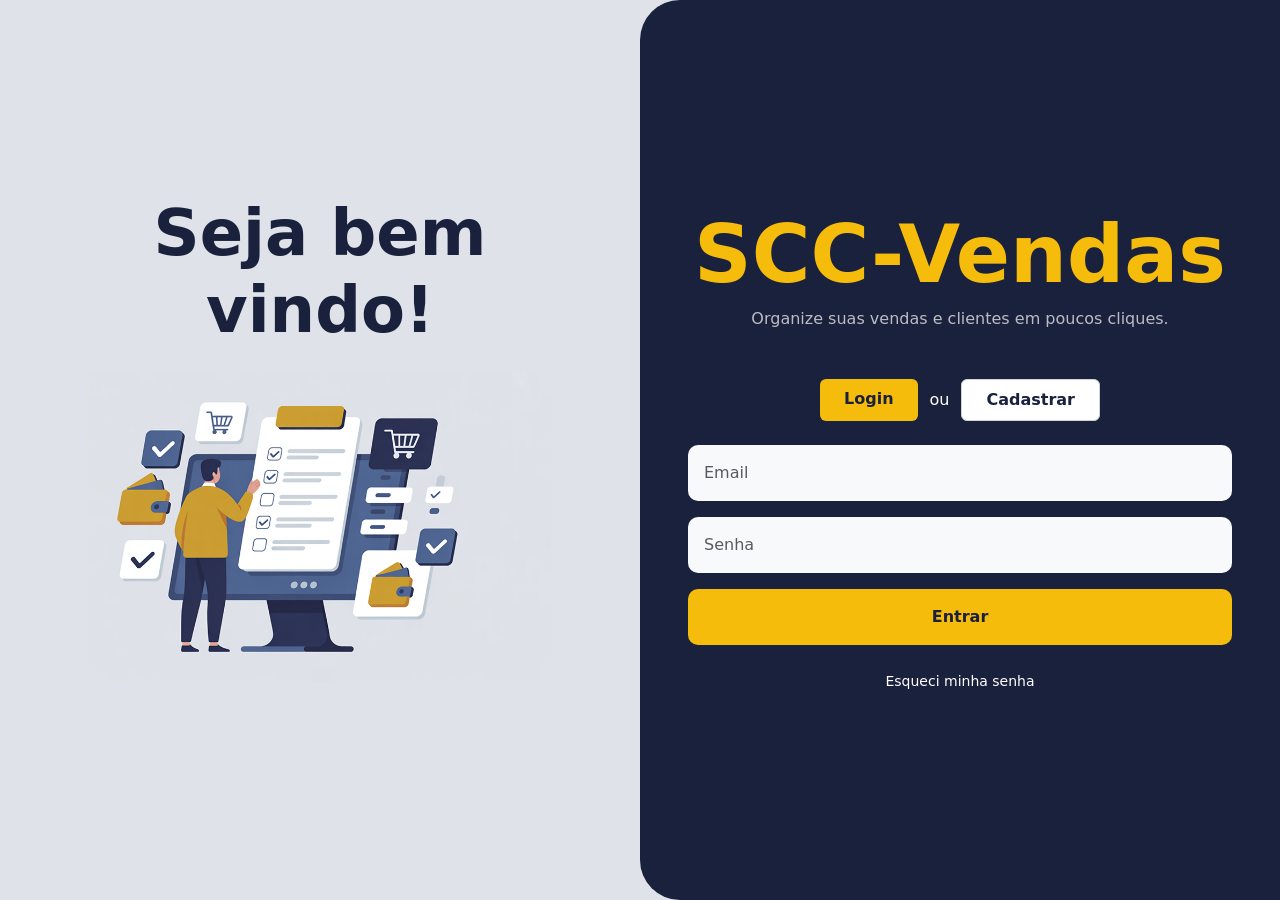
<file: SCC-Vendas-frontend/index.html>
<!DOCTYPE html>
<html lang="pt-br">
<head>
    <meta charset="UTF-8">
    <meta name="viewport" content="width=device-width, initial-scale=1.0">
    <title>Login - SCC - Vendas</title>
    <link href="https://cdn.jsdelivr.net/npm/bootstrap@5.3.0/dist/css/bootstrap.min.css" rel="stylesheet">
 
  <link rel="stylesheet" href="style.css">
</head>
<body>
    
  <div class="container-fluid min-vh-100 p-0">
    
    <div class="row min-vh-100 g-0">
      
      
      <div class="col-md-6 d-flex flex-column justify-content-center align-items-center left-column p-5 text-center">
       
        <h1 class="display-3 fw-bold mb-4">Seja bem vindo!</h1>
        
<img src="ilustracao.png" alt="Ilustração de gestão de vendas" class="img-fluid mb-4" style="max-width: 85%;">      </div>
      
      
      <div class="col-md-6 d-flex flex-column justify-content-center right-column p-5">
       
        <h1 class="display-1 fw-bold main-title mb-1 text-center">SCC-Vendas</h1>
       
        <p class="text-muted text-center subtitle mb-5">Organize suas vendas e clientes em poucos cliques.</p>
        
        
        <div class="d-flex justify-content-center mb-4">
         
          <a href="#" class="btn btn-primary active mx-2 px-4 py-2">Login</a>
          
          <span class="text-white mx-1 align-self-center">ou</span>
         
          <a href="cadastro.html" class="btn btn-secondary mx-2 px-4 py-2">Cadastrar</a>
        </div>
        
        
        <form action="dashboard.html">
          <div class="mb-3">
            
            <label for="email" class="form-label visually-hidden">Email</label>
            
            <input type="email" class="form-control p-3 custom-input" id="email" placeholder="Email" required>
          </div>
          <div class="mb-3">
            
            <label for="password" class="form-label visually-hidden">Senha</label>
            
            <input type="password" class="form-control p-3 custom-input" id="password" placeholder="Senha" required>
          </div>
          <div class="d-grid mb-4">
            
            <button type="submit" class="btn btn-primary p-3 custom-btn">Entrar</button>
          </div>
        </form>
        
        
        <div class="text-center">
          <a href="esqueci_senha.html" class="text-white small text-decoration-none">Esqueci minha senha</a>
        </div>
      </div>
    </div>
  </div>
</body>
</html>
</file>
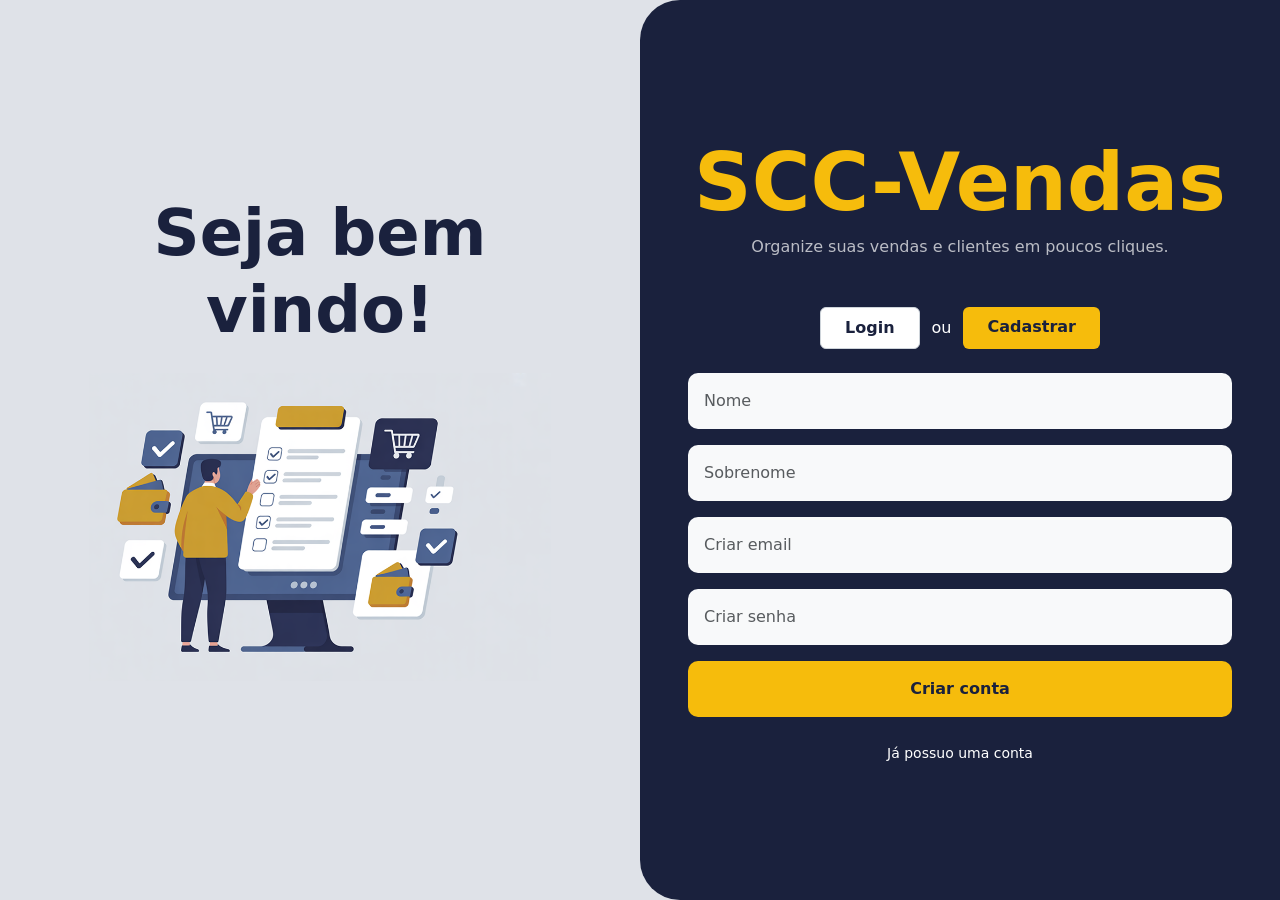
<file: SCC-Vendas-frontend/cadastro.html>
<!DOCTYPE html>
<html lang="pt-br">
<head>
  <meta charset="UTF-8">
  <meta name="viewport" content="width=device-width, initial-scale=1.0">
  <title>Cadastro - SCC-Vendas</title>
 
  <link href="https://cdn.jsdelivr.net/npm/bootstrap@5.3.0/dist/css/bootstrap.min.css" rel="stylesheet">
 
  <link rel="stylesheet" href="style.css">
</head>
<body>
  <div class="container-fluid min-vh-100 p-0">
    <div class="row min-vh-100 g-0">
      
      
      <div class="col-md-6 d-flex flex-column justify-content-center align-items-center left-column p-5 text-center">
        <h1 class="display-3 fw-bold mb-4">Seja bem vindo!</h1>
        
        <img src="ilustracao.png" alt="Ilustração de gestão de vendas" class="img-fluid mb-4" style="max-width: 85%;">      
      </div> 
     
      <div class="col-md-6 d-flex flex-column justify-content-center right-column p-5">
        <h1 class="display-1 fw-bold main-title mb-1 text-center">SCC-Vendas</h1>
        <p class="text-white text-center subtitle mb-5">Organize suas vendas e clientes em poucos cliques.</p>
        
       
        <div class="d-flex justify-content-center mb-4">
         
          <a href="index.html" class="btn btn-secondary mx-2 px-4 py-2">Login</a>
          <span class="text-white mx-1 align-self-center">ou</span>
         
          <a href="#" class="btn btn-primary active mx-2 px-4 py-2">Cadastrar</a>
        </div>
        
        
        <form action="dashboard.html">
          <div class="mb-3">
            <label for="nome" class="form-label visually-hidden">Nome</label>
            <input type="text" class="form-control p-3 custom-input" id="nome" placeholder="Nome" required>
          </div>
          <div class="mb-3">
            <label for="sobrenome" class="form-label visually-hidden">Sobrenome</label>
            <input type="text" class="form-control p-3 custom-input" id="sobrenome" placeholder="Sobrenome" required>
          </div>
          <div class="mb-3">
            <label for="email" class="form-label visually-hidden">Criar email</label>
            <input type="email" class="form-control p-3 custom-input" id="email" placeholder="Criar email" required>
          </div>
          <div class="mb-3">
            <label for="password" class="form-label visually-hidden">Criar senha</label>
            <input type="password" class="form-control p-3 custom-input" id="password" placeholder="Criar senha" required>
          </div>
          <div class="d-grid mb-4">
            
            <button type="submit" class="btn btn-primary p-3 custom-btn">Criar conta</button>
          </div>
        </form>
        
       
        <div class="text-center">
          <a href="index.html" class="text-white small text-decoration-none">Já possuo uma conta</a>
        </div>
      </div>
    </div>
  </div>
</body>
</html>
</file>
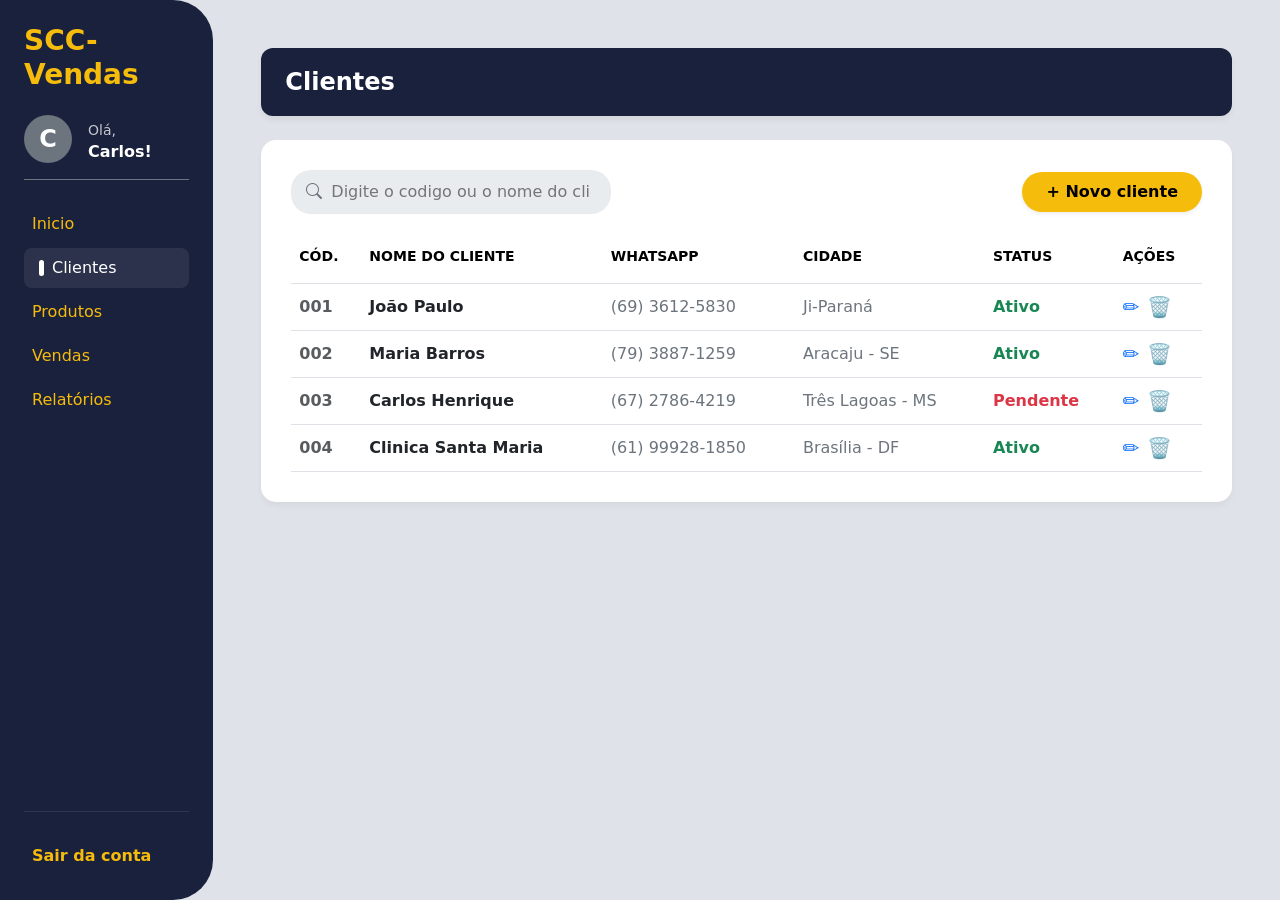
<file: SCC-Vendas-frontend/clientes.html>
<!DOCTYPE html>
<html lang="pt-br">
<head>
  <meta charset="UTF-8">
  <meta name="viewport" content="width=device-width, initial-scale=1.0">
  <title>Clientes - SCC-Vendas</title>
  <link href="https://cdn.jsdelivr.net/npm/bootstrap@5.3.0/dist/css/bootstrap.min.css" rel="stylesheet">
  <link rel="stylesheet" href="https://cdn.jsdelivr.net/npm/bootstrap-icons@1.10.5/font/bootstrap-icons.css">
  <link rel="stylesheet" href="style.css">
  <style>
    .dashboard-sidebar { background-color: var(--azul-escuro); border-radius: 0 40px 40px 0; min-height: 100vh; }
    .dashboard-sidebar .nav-link { color: var(--amarelo) !important; transition: all 0.2s ease-in-out; border-radius: 8px; }
    .dashboard-sidebar .nav-link:hover, .dashboard-sidebar .nav-link.active-page { color: #ffffff !important; background-color: rgba(255, 255, 255, 0.08); padding-left: 15px !important; }
    .top-bar-title { background-color: var(--azul-escuro); color: white; border-radius: 12px; box-shadow: 0 4px 6px rgba(0,0,0,0.05); }
    .table-container { background-color: white; border-radius: 15px; padding: 30px; box-shadow: 0 4px 6px rgba(0,0,0,0.04); }
    .search-box { background-color: #E9ECEF; border: none; border-radius: 20px; padding: 10px 20px 10px 40px; width: 100%; max-width: 320px; }
    .search-wrapper { position: relative; }
    .search-wrapper i { position: absolute; left: 15px; top: 50%; transform: translateY(-50%); color: #6C757D; }
  </style>
</head>
<body style="background-color: var(--cinza-claro);">
  <div class="container-fluid min-vh-100 p-0">
    <div class="row min-vh-100 g-0">
      <div class="col-md-3 col-lg-2 d-flex flex-column p-4 dashboard-sidebar">
        <h3 class="fw-bold mb-4" style="color: var(--amarelo);">SCC-Vendas</h3>
        <div class="d-flex align-items-center mb-4 pb-3 border-bottom border-secondary">
          <div class="rounded-circle bg-secondary d-flex justify-content-center align-items-center text-white fw-bold fs-4 me-3" style="width: 48px; height: 48px;">C</div>
          <div><span class="text-white small opacity-75">Olá,</span><h6 class="text-white fw-bold mb-0">Carlos!</h6></div>
        </div>
        <ul class="nav flex-column mb-auto gap-1">
          <li class="nav-item"><a href="dashboard.html" class="nav-link p-2">Inicio</a></li>
          <li class="nav-item"><a href="clientes.html" class="nav-link active-page p-2 d-flex align-items-center"><span class="d-inline-block bg-white rounded-pill me-2" style="width: 5px; height: 16px;"></span> Clientes</a></li>
          <li class="nav-item"><a href="produtos.html" class="nav-link p-2">Produtos</a></li>
          <li class="nav-item"><a href="vendas.html" class="nav-link p-2">Vendas</a></li>
          <li class="nav-item"><a href="relatorios.html" class="nav-link p-2">Relatórios</a></li>
        </ul>
        <hr class="text-secondary my-4">
        <div><a href="index.html" class="nav-link fw-bold small p-2">Sair da conta</a></div>
      </div>
      <div class="col-md-9 col-lg-10 p-4 p-md-5">
        <div class="top-bar-title p-3 px-4 mb-4 fs-4 fw-bold">Clientes</div>
        <div class="table-container position-relative">
          <div class="d-flex flex-column flex-md-row justify-content-between align-items-center mb-4 gap-3">
            <div class="search-wrapper w-100"><i class="bi bi-search"></i><input type="text" class="search-box" placeholder="Digite o codigo ou o nome do cliente"></div>
            <a href="novo_cliente.html" class="btn btn-warning fw-bold rounded-pill px-4 shadow-sm py-2 text-nowrap" style="background-color: var(--amarelo); border: none;">+ Novo cliente</a>
          </div>
          <div class="table-responsive">
            <table class="table align-middle mb-0">
              <thead><tr class="text-uppercase small text-muted border-bottom"><th class="pb-3">CÓD.</th><th class="pb-3">NOME DO CLIENTE</th><th class="pb-3">WHATSAPP</th><th class="pb-3">CIDADE</th><th class="pb-3">STATUS</th><th class="pb-3">AÇÕES</th></tr></thead>
              <tbody>
                <tr><td class="text-muted fw-semibold">001</td><td class="fw-bold text-dark">João Paulo</td><td class="text-secondary">(69) 3612-5830</td><td class="text-secondary">Ji-Paraná</td><td><span class="text-success fw-semibold">Ativo</span></td><td><a href="#" class="text-decoration-none me-2 fs-5">✏️</a><a href="#" class="text-decoration-none fs-5">🗑️</a></td></tr>
                <tr><td class="text-muted fw-semibold">002</td><td class="fw-bold text-dark">Maria Barros</td><td class="text-secondary">(79) 3887-1259</td><td class="text-secondary">Aracaju - SE</td><td><span class="text-success fw-semibold">Ativo</span></td><td><a href="#" class="text-decoration-none me-2 fs-5">✏️</a><a href="#" class="text-decoration-none fs-5">🗑️</a></td></tr>
                <tr><td class="text-muted fw-semibold">003</td><td class="fw-bold text-dark">Carlos Henrique</td><td class="text-secondary">(67) 2786-4219</td><td class="text-secondary">Três Lagoas - MS</td><td><span class="text-danger fw-semibold">Pendente</span></td><td><a href="#" class="text-decoration-none me-2 fs-5">✏️</a><a href="#" class="text-decoration-none fs-5">🗑️</a></td></tr>
                <tr><td class="text-muted fw-semibold">004</td><td class="fw-bold text-dark">Clinica Santa Maria</td><td class="text-secondary">(61) 99928-1850</td><td class="text-secondary">Brasília - DF</td><td><span class="text-success fw-semibold">Ativo</span></td><td><a href="#" class="text-decoration-none me-2 fs-5">✏️</a><a href="#" class="text-decoration-none fs-5">🗑️</a></td></tr>
              </tbody>
            </table>
          </div>
        </div>
      </div>
    </div>
  </div>
</body>
</html>
</file>
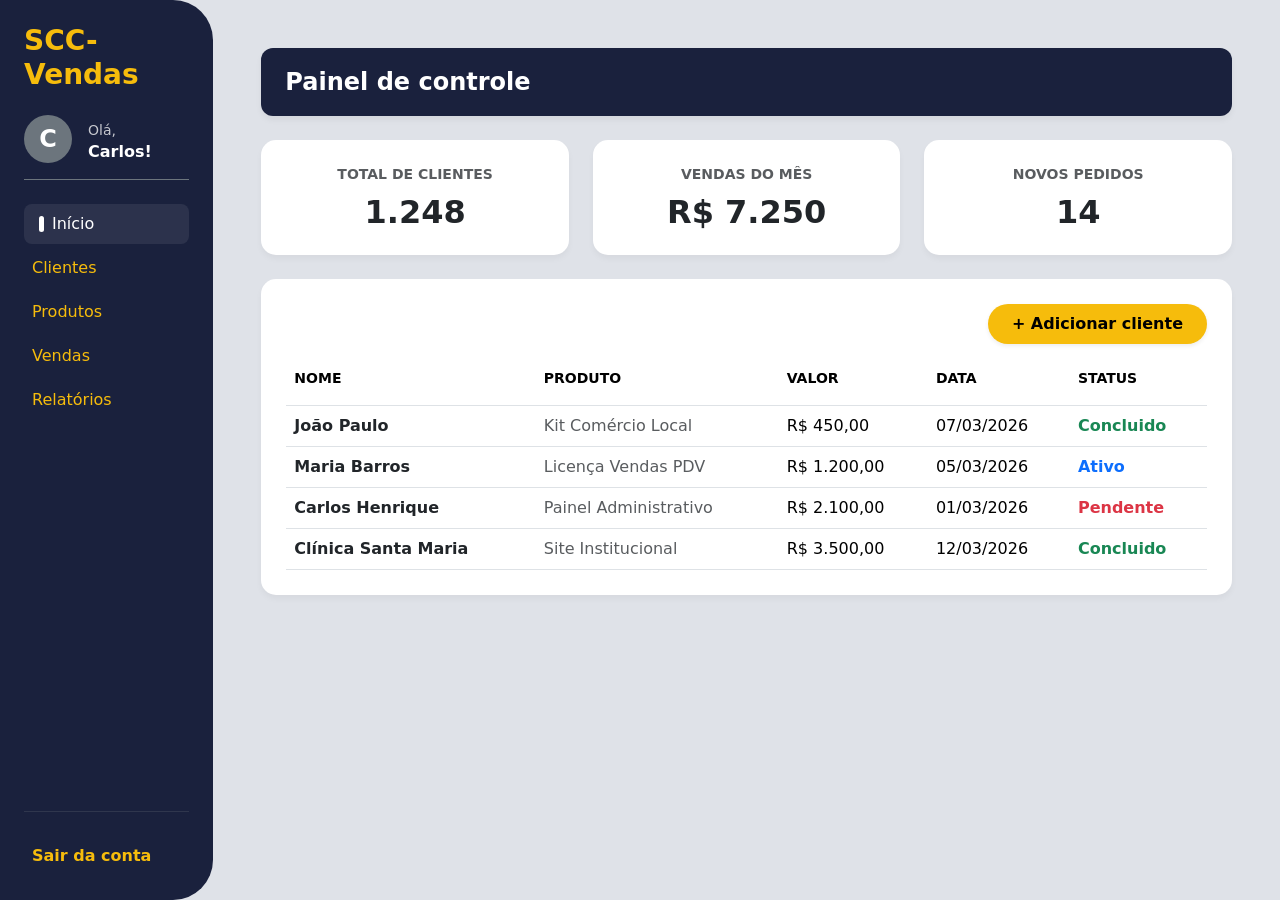
<file: SCC-Vendas-frontend/dashboard.html>
<!DOCTYPE html>
<html lang="pt-br">
<head>
  <meta charset="UTF-8">
  <meta name="viewport" content="width=device-width, initial-scale=1.0">
  <title>Dashboard - SCC-Vendas</title>
  <link href="https://cdn.jsdelivr.net/npm/bootstrap@5.3.0/dist/css/bootstrap.min.css" rel="stylesheet">
  <link rel="stylesheet" href="https://cdn.jsdelivr.net/npm/bootstrap-icons@1.10.5/font/bootstrap-icons.css">
  <link rel="stylesheet" href="style.css">
  <style>
    .dashboard-sidebar { background-color: var(--azul-escuro); border-radius: 0 40px 40px 0; min-height: 100vh; }
    .dashboard-sidebar .nav-link { color: var(--amarelo) !important; transition: all 0.2s ease-in-out; border-radius: 8px; }
    .dashboard-sidebar .nav-link:hover, .dashboard-sidebar .nav-link.active-page { color: #ffffff !important; background-color: rgba(255, 255, 255, 0.08); padding-left: 15px !important; }
    .top-bar-title { background-color: var(--azul-escuro); color: white; border-radius: 12px; box-shadow: 0 4px 6px rgba(0,0,0,0.05); }
    .card-metric { border-radius: 15px; border: none; box-shadow: 0 4px 6px rgba(0,0,0,0.04); transition: transform 0.2s ease; }
    .card-metric:hover { transform: translateY(-3px); }
    .table-container { background-color: white; border-radius: 15px; padding: 25px; box-shadow: 0 4px 6px rgba(0,0,0,0.04); }
  </style>
</head>
<body style="background-color: var(--cinza-claro);">
  <div class="container-fluid min-vh-100 p-0">
    <div class="row min-vh-100 g-0">
      <div class="col-md-3 col-lg-2 d-flex flex-column p-4 dashboard-sidebar">
        <h3 class="fw-bold mb-4" style="color: var(--amarelo);">SCC-Vendas</h3>
        <div class="d-flex align-items-center mb-4 pb-3 border-bottom border-secondary">
          <div class="rounded-circle bg-secondary d-flex justify-content-center align-items-center text-white fw-bold fs-4 me-3" style="width: 48px; height: 48px;">C</div>
          <div><span class="text-white small opacity-75">Olá,</span><h6 class="text-white fw-bold mb-0">Carlos!</h6></div>
        </div>
        <ul class="nav flex-column mb-auto gap-1">
          <li class="nav-item"><a href="dashboard.html" class="nav-link active-page p-2 d-flex align-items-center"><span class="d-inline-block bg-white rounded-pill me-2" style="width: 5px; height: 16px;"></span> Início</a></li>
          <li class="nav-item"><a href="clientes.html" class="nav-link p-2">Clientes</a></li>
          <li class="nav-item"><a href="produtos.html" class="nav-link p-2">Produtos</a></li>
          <li class="nav-item"><a href="vendas.html" class="nav-link p-2">Vendas</a></li>
          <li class="nav-item"><a href="relatorios.html" class="nav-link p-2">Relatórios</a></li>
        </ul>
        <hr class="text-secondary my-4">
        <div><a href="index.html" class="nav-link fw-bold small p-2">Sair da conta</a></div>
      </div>
      <div class="col-md-9 col-lg-10 p-4 p-md-5">
        <div class="top-bar-title p-3 px-4 mb-4 fs-4 fw-bold">Painel de controle</div>
        <div class="row g-4 mb-4">
          <div class="col-md-4"><div class="card card-metric p-4 text-center"><span class="text-muted mb-2 small text-uppercase fw-semibold">Total de clientes</span><h2 class="fw-bold text-dark mb-0">1.248</h2></div></div>
          <div class="col-md-4"><div class="card card-metric p-4 text-center"><span class="text-muted mb-2 small text-uppercase fw-semibold">Vendas do mês</span><h2 class="fw-bold text-dark mb-0">R$ 7.250</h2></div></div>
          <div class="col-md-4"><div class="card card-metric p-4 text-center"><span class="text-muted mb-2 small text-uppercase fw-semibold">Novos pedidos</span><h2 class="fw-bold text-dark mb-0">14</h2></div></div>
        </div>
        <div class="table-container position-relative">
          <div class="d-flex justify-content-end mb-3">
            <a href="novo_cliente.html" class="btn btn-warning fw-bold rounded-pill px-4 shadow-sm py-2" style="background-color: var(--amarelo); border: none;">+ Adicionar cliente</a>
          </div>
          <div class="table-responsive">
            <table class="table align-middle mb-0">
              <thead><tr class="text-uppercase small text-muted border-bottom"><th class="pb-3">NOME</th><th class="pb-3">PRODUTO</th><th class="pb-3">VALOR</th><th class="pb-3">DATA</th><th class="pb-3">STATUS</th></tr></thead>
              <tbody>
                <tr><td class="fw-bold text-dark">João Paulo</td><td class="text-muted">Kit Comércio Local</td><td>R$ 450,00</td><td>07/03/2026</td><td><span class="text-success fw-semibold">Concluido</span></td></tr>
                <tr><td class="fw-bold text-dark">Maria Barros</td><td class="text-muted">Licença Vendas PDV</td><td>R$ 1.200,00</td><td>05/03/2026</td><td><span class="text-primary fw-semibold">Ativo</span></td></tr>
                <tr><td class="fw-bold text-dark">Carlos Henrique</td><td class="text-muted">Painel Administrativo</td><td>R$ 2.100,00</td><td>01/03/2026</td><td><span class="text-danger fw-semibold">Pendente</span></td></tr>
                <tr><td class="fw-bold text-dark">Clínica Santa Maria</td><td class="text-muted">Site Institucional</td><td>R$ 3.500,00</td><td>12/03/2026</td><td><span class="text-success fw-semibold">Concluido</span></td></tr>
              </tbody>
            </table>
          </div>
        </div>
      </div>
    </div>
  </div>
</body>
</html>
</file>
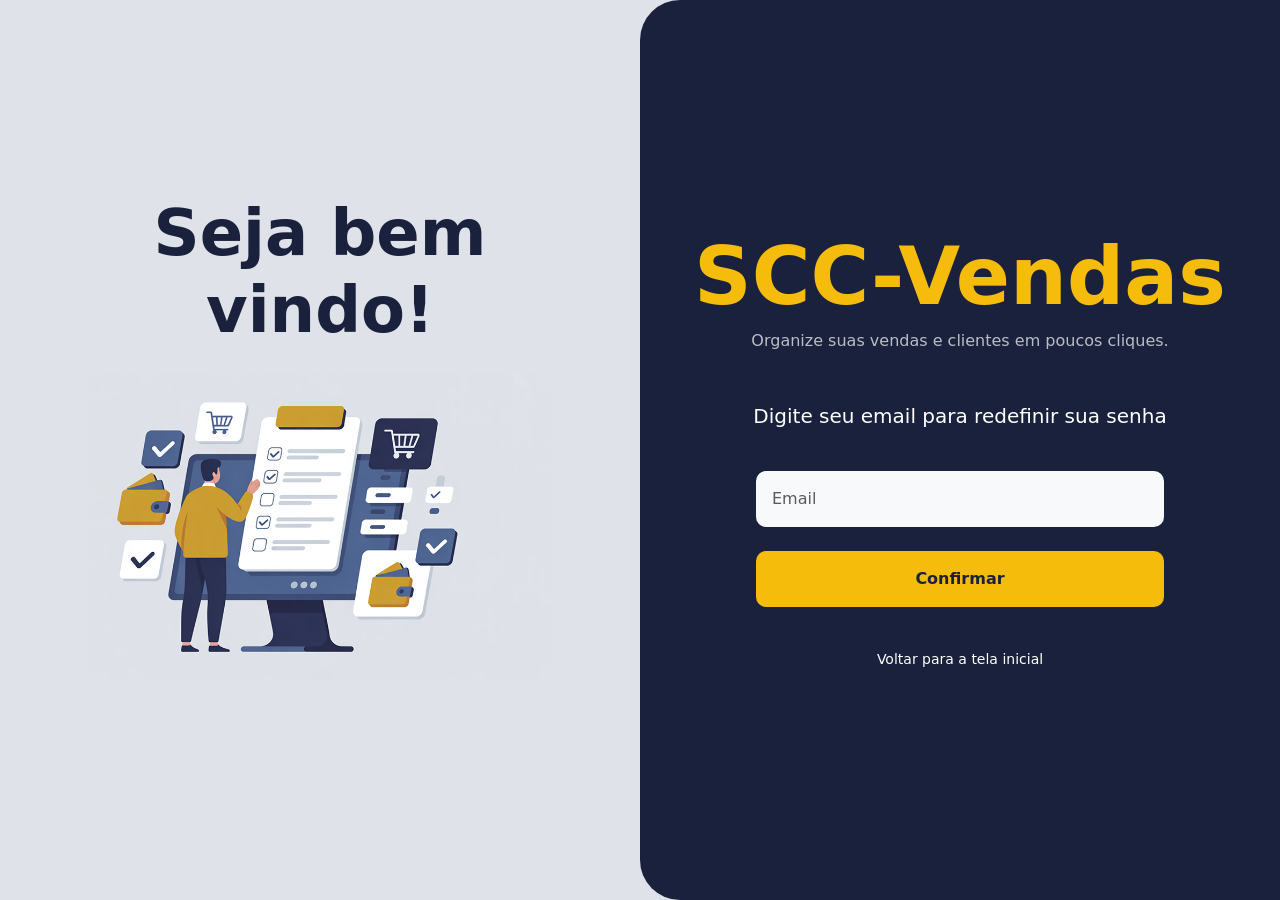
<file: SCC-Vendas-frontend/esqueci_senha.html>
<!DOCTYPE html>
<html lang="pt-br">
<head>
  <meta charset="UTF-8">
  <meta name="viewport" content="width=device-width, initial-scale=1.0">
  <title>Recuperar Senha - SCC-Vendas</title>
  
  <link href="https://cdn.jsdelivr.net/npm/bootstrap@5.3.0/dist/css/bootstrap.min.css" rel="stylesheet">
  
  <link rel="stylesheet" href="style.css">
</head>
<body>
  <div class="container-fluid min-vh-100 p-0">
    <div class="row min-vh-100 g-0">
      
      
      <div class="col-md-6 d-flex flex-column justify-content-center align-items-center left-column p-5 text-center">
        <h1 class="display-3 fw-bold mb-4">Seja bem vindo!</h1>
       
        <img src="ilustracao.png" alt="Ilustração de gestão de vendas" class="img-fluid mb-4" style="max-width: 85%;">      
      </div>
      
      
      <div class="col-md-6 d-flex flex-column justify-content-center right-column p-5 position-relative">
        <h1 class="display-1 fw-bold main-title mb-1 text-center">SCC-Vendas</h1>
        <p class="text-white text-center subtitle mb-5">Organize suas vendas e clientes em poucos cliques.</p>
        
       
        <div class="text-center mb-4">
          <p class="text-white fs-5">Digite seu email para redefinir sua senha</p>
        </div>
        
        
        <form action="index.html" class="w-75 mx-auto">
          <div class="mb-4">
            <label for="email-recuperacao" class="form-label visually-hidden">Email</label>
            <input type="email" class="form-control p-3 custom-input" id="email-recuperacao" placeholder="Email" required>
          </div>
          <div class="d-grid mb-4">
            
            <button type="submit" class="btn btn-primary p-3 custom-btn">Confirmar</button>
          </div>
        </form>
        
        
        <div class="text-center mt-3">
          <a href="index.html" class="text-white small text-decoration-none">Voltar para a tela inicial</a>
        </div>
      </div>
      
    </div>
  </div>
</body>
</html>
</file>
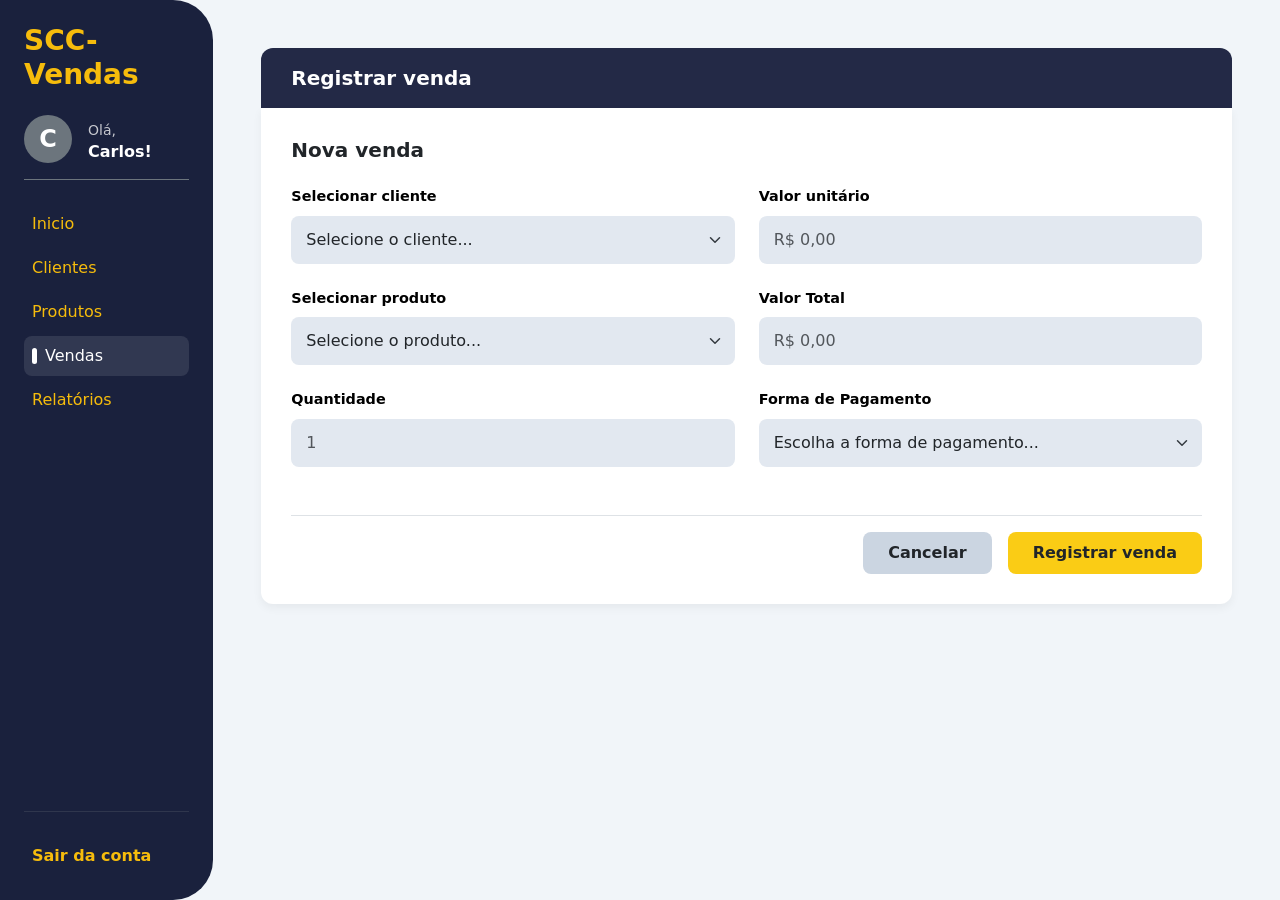
<file: SCC-Vendas-frontend/nova_venda.html>
<!DOCTYPE html>
<html lang="pt-br">
<head>
  <meta charset="UTF-8">
  <meta name="viewport" content="width=device-width, initial-scale=1.0">
  <title>Registrar Venda - SCC-Vendas</title>
  <link href="https://cdn.jsdelivr.net/npm/bootstrap@5.3.0/dist/css/bootstrap.min.css" rel="stylesheet">
  <link rel="stylesheet" href="https://cdn.jsdelivr.net/npm/bootstrap-icons@1.10.5/font/bootstrap-icons.css">
  <link rel="stylesheet" href="style.css">
  <style>
    .dashboard-sidebar { background-color: var(--azul-escuro, #232946); border-radius: 0 40px 40px 0; min-height: 100vh; }
    .dashboard-sidebar .nav-link { color: var(--amarelo, #eebbc3) !important; border-radius: 8px; }
    .dashboard-sidebar .nav-link.active-page { background-color: rgba(255,255,255,0.1); color: white !important; }
    .form-header { background-color: #232946; color: white; padding: 15px 30px; border-radius: 12px 12px 0 0; font-size: 1.25rem; font-weight: bold; margin-bottom: 0; }
    .form-body { background-color: white; padding: 30px; border-radius: 0 0 12px 12px; box-shadow: 0 4px 10px rgba(0,0,0,0.05); }
    .custom-input { background-color: #E2E8F0; border: none; border-radius: 8px; padding: 12px 15px; font-weight: 500; width: 100%; }
    .custom-label { font-weight: 700; color: #000; font-size: 0.9rem; margin-bottom: 8px; display: block; }
    .form-grid { display: grid; grid-template-columns: 1fr 1fr; gap: 1.5rem; }
    @media (max-width: 768px) { .form-grid { grid-template-columns: 1fr; } }
    .custom-modal { border-radius: 20px; text-align: center; padding: 40px 20px; border: none; }
    .icon-circle { width: 80px; height: 80px; border-radius: 50%; display: inline-flex; align-items: center; justify-content: center; font-size: 40px; color: white; margin-bottom: 20px; }
  </style>
</head>
<body style="background-color: #f1f5f9; overflow-x: hidden;">
  <div class="row g-0 min-vh-100">
    <div class="col-md-3 col-lg-2 d-flex flex-column p-4 dashboard-sidebar">
        <h3 class="fw-bold mb-4" style="color: var(--amarelo);">SCC-Vendas</h3>
        <div class="d-flex align-items-center mb-4 pb-3 border-bottom border-secondary">
          <div class="rounded-circle bg-secondary d-flex justify-content-center align-items-center text-white fw-bold fs-4 me-3" style="width: 48px; height: 48px;">C</div>
          <div><span class="text-white small opacity-75">Olá,</span><h6 class="text-white fw-bold mb-0">Carlos!</h6></div>
        </div>
        <ul class="nav flex-column mb-auto gap-1">
          <li class="nav-item"><a href="dashboard.html" class="nav-link p-2">Inicio</a></li>
          <li class="nav-item"><a href="clientes.html" class="nav-link p-2">Clientes</a></li>
          <li class="nav-item"><a href="produtos.html" class="nav-link p-2">Produtos</a></li>
          <li class="nav-item"><a href="vendas.html" class="nav-link active-page p-2 d-flex align-items-center"><span class="d-inline-block bg-white rounded-pill me-2" style="width: 5px; height: 16px;"></span> Vendas</a></li>
          <li class="nav-item"><a href="relatorios.html" class="nav-link p-2">Relatórios</a></li>
        </ul>
        <hr class="text-secondary my-4">
        <div><a href="index.html" class="nav-link fw-bold small p-2">Sair da conta</a></div>
    </div>
    <div class="col-md-9 col-lg-10 p-4 p-md-5">
      <div class="form-header">Registrar venda</div>
      <div class="form-body mb-5">
        <h5 class="fw-bold text-dark mb-4">Nova venda</h5>
        <form id="formVenda">
          <div class="form-grid">
            <div><label class="custom-label">Selecionar cliente</label><select class="form-select custom-input" id="clienteSelect"><option value="">Selecione o cliente...</option><option value="1">Maria Barros</option><option value="2">João Paulo</option></select></div>
            
            
            <div><label class="custom-label">Valor unitário</label><input type="text" class="form-control custom-input" placeholder="R$ 0,00"></div>
            
            <div><label class="custom-label">Selecionar produto</label><select class="form-select custom-input" id="produtoSelect"><option value="">Selecione o produto...</option><option value="1">Licença Vendas PDV</option><option value="indisponivel">Painel Admin (Testar Erro)</option></select></div>
            
           
            <div><label class="custom-label">Valor Total</label><input type="text" class="form-control custom-input" placeholder="R$ 0,00"></div>
            
            <div><label class="custom-label">Quantidade</label><input type="number" class="form-control custom-input" placeholder="1" min="1"></div>
            <div><label class="custom-label">Forma de Pagamento</label><select class="form-select custom-input" id="pagamentoSelect"><option value="">Escolha a forma de pagamento...</option><option value="pix">Pix</option><option value="credito">Cartão de Crédito</option></select></div>
          </div>
          <div class="d-flex justify-content-end gap-3 mt-5 pt-3 border-top">
            <a href="vendas.html" class="btn px-4 py-2 fw-bold text-dark" style="background-color: #cbd5e1; border-radius: 8px;">Cancelar</a>
            <button type="button" class="btn px-4 py-2 fw-bold text-dark" style="background-color: #facc15; border-radius: 8px;" data-bs-toggle="modal" data-bs-target="#modalConf">Registrar venda</button>
          </div>
        </form>
      </div>
    </div>
  </div>
  
  <div class="modal fade" id="modalConf" tabindex="-1"><div class="modal-dialog modal-dialog-centered"><div class="modal-content custom-modal"><h4 class="fw-bold mb-4" style="color: #1e293b;">Deseja registrar essa venda?</h4><div class="d-flex justify-content-center gap-3"><button class="btn px-4 py-2 fw-bold" data-bs-dismiss="modal" style="background-color: #e2e8f0; border-radius: 8px;">Cancelar</button><button class="btn px-5 py-2 fw-bold text-dark" style="background-color: #facc15; border-radius: 8px;" onclick="processarAcao('venda')">Sim</button></div></div></div></div>
  <div class="modal fade" id="modalSuc" tabindex="-1"><div class="modal-dialog modal-dialog-centered"><div class="modal-content custom-modal"><div class="icon-circle bg-success mx-auto"><i class="bi bi-check-lg"></i></div><h4 class="fw-bold text-success mb-4">Registro salvo com sucesso!</h4><a href="vendas.html" class="btn btn-success px-5 py-2 fw-bold rounded-pill mx-auto">OK</a></div></div></div>
  <div class="modal fade" id="modalErr" tabindex="-1"><div class="modal-dialog modal-dialog-centered"><div class="modal-content custom-modal"><div class="icon-circle bg-danger mx-auto"><i class="bi bi-x-lg"></i></div><h4 class="fw-bold text-danger mb-2" id="msgErro">Produto indisponível.</h4><p class="text-muted mb-4">Verifique os dados ou o estoque e tente novamente.</p><button class="btn btn-danger px-4 py-2 fw-bold rounded-pill mx-auto" data-bs-dismiss="modal">Voltar</button></div></div></div>
  <script src="https://cdn.jsdelivr.net/npm/bootstrap@5.3.0/dist/js/bootstrap.bundle.min.js"></script>
  <script>
    function processarAcao(tipo) { bootstrap.Modal.getInstance(document.getElementById('modalConf')).hide(); let erro = false, msg = ""; if(tipo === 'venda') { if(!document.getElementById('clienteSelect').value || !document.getElementById('pagamentoSelect').value) { erro = true; msg = "Dados inválidos. Preencha todos os campos."; } else if(document.getElementById('produtoSelect').value === 'indisponivel') { erro = true; msg = "Produto indisponível no estoque."; } } if(erro) { document.getElementById('msgErro').innerText = msg; new bootstrap.Modal(document.getElementById('modalErr')).show(); } else { new bootstrap.Modal(document.getElementById('modalSuc')).show(); } }
  </script>
</body>
</html>
</file>
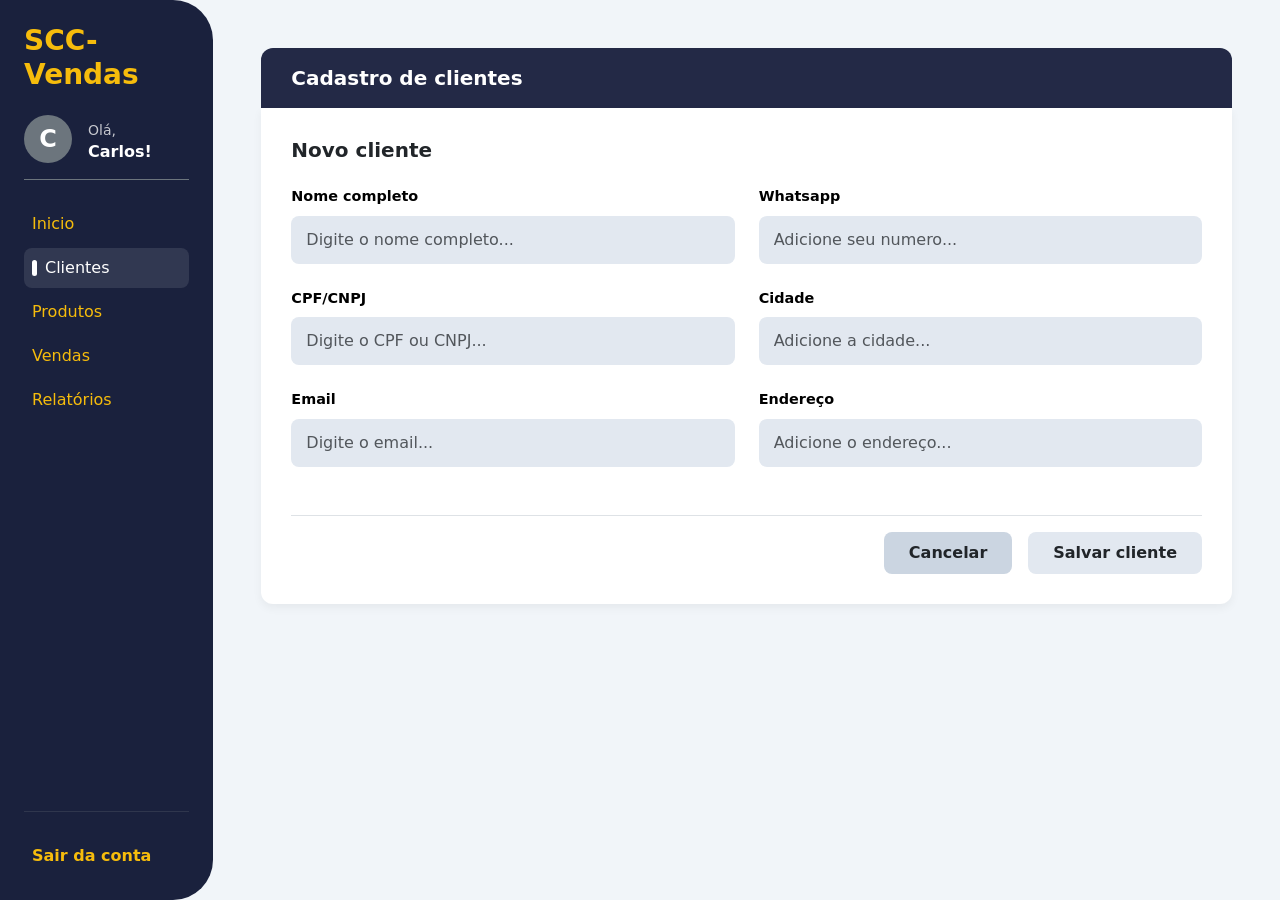
<file: SCC-Vendas-frontend/novo_cliente.html>
<!DOCTYPE html>
<html lang="pt-br">
<head>
  <meta charset="UTF-8">
  <meta name="viewport" content="width=device-width, initial-scale=1.0">
  <title>Novo Cliente - SCC-Vendas</title>
  <link href="https://cdn.jsdelivr.net/npm/bootstrap@5.3.0/dist/css/bootstrap.min.css" rel="stylesheet">
  <link rel="stylesheet" href="https://cdn.jsdelivr.net/npm/bootstrap-icons@1.10.5/font/bootstrap-icons.css">
  <link rel="stylesheet" href="style.css">
  <style>
    .dashboard-sidebar { background-color: var(--azul-escuro, #232946); border-radius: 0 40px 40px 0; min-height: 100vh; }
    .dashboard-sidebar .nav-link { color: var(--amarelo, #eebbc3) !important; border-radius: 8px; }
    .dashboard-sidebar .nav-link.active-page { background-color: rgba(255,255,255,0.1); color: white !important; }
    .form-header { background-color: #232946; color: white; padding: 15px 30px; border-radius: 12px 12px 0 0; font-size: 1.25rem; font-weight: bold; margin-bottom: 0; }
    .form-body { background-color: white; padding: 30px; border-radius: 0 0 12px 12px; box-shadow: 0 4px 10px rgba(0,0,0,0.05); }
    .custom-input { background-color: #E2E8F0; border: none; border-radius: 8px; padding: 12px 15px; font-weight: 500; width: 100%; }
    .custom-label { font-weight: 700; color: #000; font-size: 0.9rem; margin-bottom: 8px; display: block; }
    .form-grid { display: grid; grid-template-columns: 1fr 1fr; gap: 1.5rem; }
    @media (max-width: 768px) { .form-grid { grid-template-columns: 1fr; } }
    .custom-modal { border-radius: 20px; text-align: center; padding: 40px 20px; border: none; }
    .icon-circle { width: 80px; height: 80px; border-radius: 50%; display: inline-flex; align-items: center; justify-content: center; font-size: 40px; color: white; margin-bottom: 20px; }
  </style>
</head>
<body style="background-color: #f1f5f9; overflow-x: hidden;">
  <div class="row g-0 min-vh-100">
    <div class="col-md-3 col-lg-2 d-flex flex-column p-4 dashboard-sidebar">
        <h3 class="fw-bold mb-4" style="color: var(--amarelo);">SCC-Vendas</h3>
        <div class="d-flex align-items-center mb-4 pb-3 border-bottom border-secondary">
          <div class="rounded-circle bg-secondary d-flex justify-content-center align-items-center text-white fw-bold fs-4 me-3" style="width: 48px; height: 48px;">C</div>
          <div><span class="text-white small opacity-75">Olá,</span><h6 class="text-white fw-bold mb-0">Carlos!</h6></div>
        </div>
        <ul class="nav flex-column mb-auto gap-1">
          <li class="nav-item"><a href="dashboard.html" class="nav-link p-2">Inicio</a></li>
          <li class="nav-item"><a href="clientes.html" class="nav-link active-page p-2 d-flex align-items-center"><span class="d-inline-block bg-white rounded-pill me-2" style="width: 5px; height: 16px;"></span> Clientes</a></li>
          <li class="nav-item"><a href="produtos.html" class="nav-link p-2">Produtos</a></li>
          <li class="nav-item"><a href="vendas.html" class="nav-link p-2">Vendas</a></li>
          <li class="nav-item"><a href="relatorios.html" class="nav-link p-2">Relatórios</a></li>
        </ul>
        <hr class="text-secondary my-4">
        <div><a href="index.html" class="nav-link fw-bold small p-2">Sair da conta</a></div>
    </div>
    <div class="col-md-9 col-lg-10 p-4 p-md-5">
      <div class="form-header">Cadastro de clientes</div>
      <div class="form-body mb-5">
        <h5 class="fw-bold text-dark mb-4">Novo cliente</h5>
        <form>
          <div class="form-grid">
            <div><label class="custom-label">Nome completo</label><input type="text" id="nomeCli" class="form-control custom-input" placeholder="Digite o nome completo..."></div>
            <div><label class="custom-label">Whatsapp</label><input type="text" class="form-control custom-input" placeholder="Adicione seu numero..."></div>
            <div><label class="custom-label">CPF/CNPJ</label><input type="text" id="cpfCli" class="form-control custom-input" placeholder="Digite o CPF ou CNPJ..."></div>
            <div><label class="custom-label">Cidade</label><input type="text" class="form-control custom-input" placeholder="Adicione a cidade..."></div>
            <div><label class="custom-label">Email</label><input type="email" class="form-control custom-input" placeholder="Digite o email..."></div>
            <div><label class="custom-label">Endereço</label><input type="text" class="form-control custom-input" placeholder="Adicione o endereço..."></div>
          </div>
          <div class="d-flex justify-content-end gap-3 mt-5 pt-3 border-top">
            <a href="clientes.html" class="btn px-4 py-2 fw-bold text-dark" style="background-color: #cbd5e1; border-radius: 8px;">Cancelar</a>
            <button type="button" class="btn px-4 py-2 fw-bold text-dark" style="background-color: #e2e8f0; border-radius: 8px;" data-bs-toggle="modal" data-bs-target="#modalConf">Salvar cliente</button>
          </div>
        </form>
      </div>
    </div>
  </div>
  <div class="modal fade" id="modalConf" tabindex="-1"><div class="modal-dialog modal-dialog-centered"><div class="modal-content custom-modal"><h4 class="fw-bold mb-4">Deseja salvar o cliente?</h4><div class="d-flex justify-content-center gap-3"><button class="btn px-4 py-2 fw-bold" data-bs-dismiss="modal" style="background-color: #e2e8f0; border-radius: 8px;">Cancelar</button><button class="btn px-5 py-2 fw-bold text-white" style="background-color: #232946; border-radius: 8px;" onclick="processarCli()">Sim</button></div></div></div></div>
  <div class="modal fade" id="modalSuc" tabindex="-1"><div class="modal-dialog modal-dialog-centered"><div class="modal-content custom-modal"><div class="icon-circle bg-success mx-auto"><i class="bi bi-check-lg"></i></div><h4 class="fw-bold text-success mb-4">Cliente salvo com sucesso!</h4><a href="clientes.html" class="btn btn-success px-5 py-2 fw-bold rounded-pill mx-auto">OK</a></div></div></div>
  <div class="modal fade" id="modalErr" tabindex="-1"><div class="modal-dialog modal-dialog-centered"><div class="modal-content custom-modal"><div class="icon-circle bg-danger mx-auto"><i class="bi bi-x-lg"></i></div><h4 class="fw-bold text-danger mb-2">Dados Inválidos.</h4><p class="text-muted mb-4">Preencha o Nome e CPF/CNPJ para continuar.</p><button class="btn btn-danger px-4 py-2 fw-bold rounded-pill mx-auto" data-bs-dismiss="modal">Voltar</button></div></div></div>
  <script src="https://cdn.jsdelivr.net/npm/bootstrap@5.3.0/dist/js/bootstrap.bundle.min.js"></script>
  <script>
    function processarCli() { bootstrap.Modal.getInstance(document.getElementById('modalConf')).hide(); if(!document.getElementById('nomeCli').value || !document.getElementById('cpfCli').value) { new bootstrap.Modal(document.getElementById('modalErr')).show(); } else { new bootstrap.Modal(document.getElementById('modalSuc')).show(); } }
  </script>
</body>
</html>
</file>
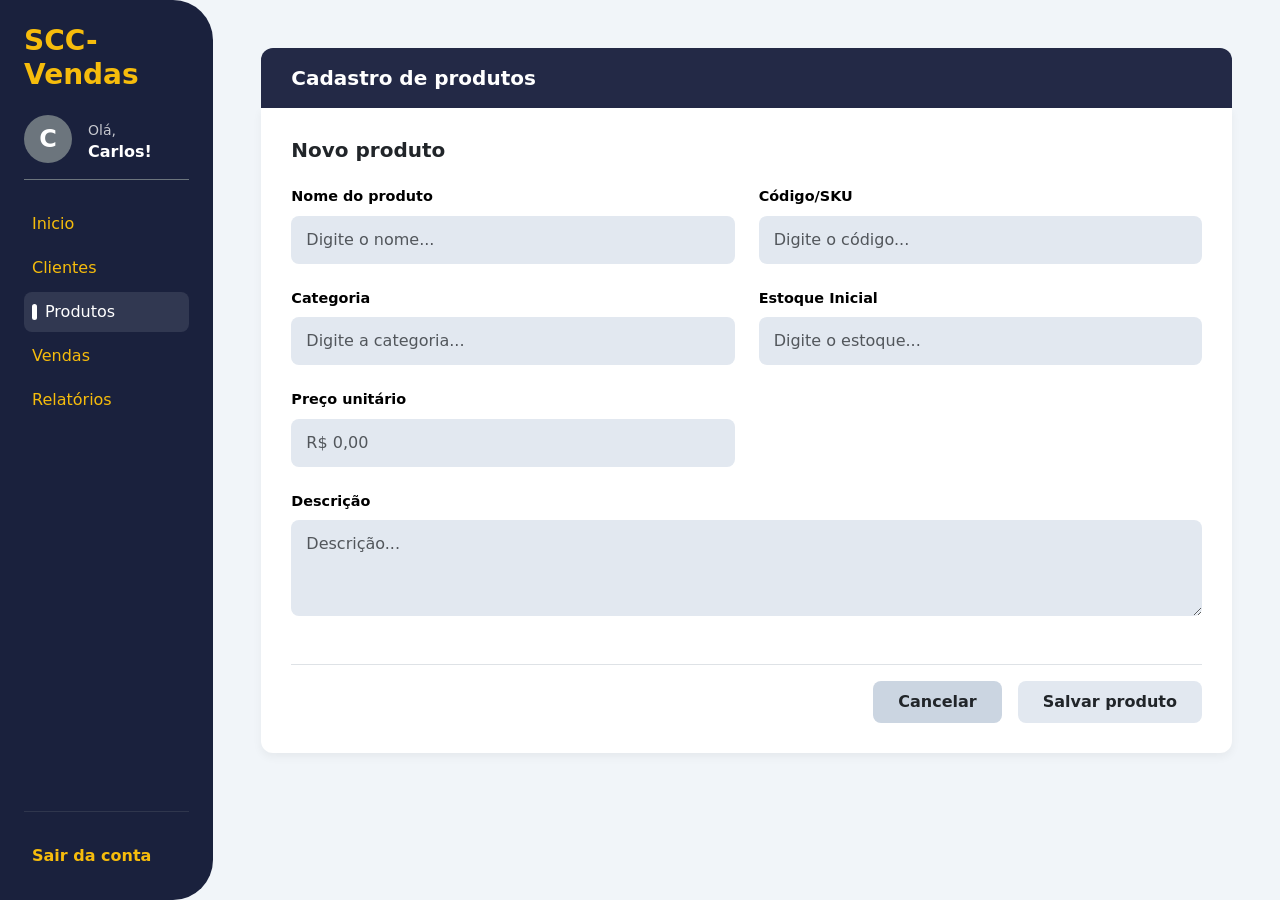
<file: SCC-Vendas-frontend/novo_produto.html>
<!DOCTYPE html>
<html lang="pt-br">
<head>
  <meta charset="UTF-8">
  <meta name="viewport" content="width=device-width, initial-scale=1.0">
  <title>Novo Produto - SCC-Vendas</title>
  <link href="https://cdn.jsdelivr.net/npm/bootstrap@5.3.0/dist/css/bootstrap.min.css" rel="stylesheet">
  <link rel="stylesheet" href="https://cdn.jsdelivr.net/npm/bootstrap-icons@1.10.5/font/bootstrap-icons.css">
  <link rel="stylesheet" href="style.css">
  <style>
    .dashboard-sidebar { background-color: var(--azul-escuro, #232946); border-radius: 0 40px 40px 0; min-height: 100vh; }
    .dashboard-sidebar .nav-link { color: var(--amarelo, #eebbc3) !important; border-radius: 8px; }
    .dashboard-sidebar .nav-link.active-page { background-color: rgba(255,255,255,0.1); color: white !important; }
    .form-header { background-color: #232946; color: white; padding: 15px 30px; border-radius: 12px 12px 0 0; font-size: 1.25rem; font-weight: bold; margin-bottom: 0; }
    .form-body { background-color: white; padding: 30px; border-radius: 0 0 12px 12px; box-shadow: 0 4px 10px rgba(0,0,0,0.05); }
    .custom-input { background-color: #E2E8F0; border: none; border-radius: 8px; padding: 12px 15px; font-weight: 500; width: 100%; }
    .custom-label { font-weight: 700; color: #000; font-size: 0.9rem; margin-bottom: 8px; display: block; }
    .form-grid { display: grid; grid-template-columns: 1fr 1fr; gap: 1.5rem; }
    .grid-full { grid-column: 1 / -1; }
    @media (max-width: 768px) { .form-grid { grid-template-columns: 1fr; } }
    .custom-modal { border-radius: 20px; text-align: center; padding: 40px 20px; border: none; }
    .icon-circle { width: 80px; height: 80px; border-radius: 50%; display: inline-flex; align-items: center; justify-content: center; font-size: 40px; color: white; margin-bottom: 20px; }
  </style>
</head>
<body style="background-color: #f1f5f9; overflow-x: hidden;">
  <div class="row g-0 min-vh-100">
    <div class="col-md-3 col-lg-2 d-flex flex-column p-4 dashboard-sidebar">
        <h3 class="fw-bold mb-4" style="color: var(--amarelo);">SCC-Vendas</h3>
        <div class="d-flex align-items-center mb-4 pb-3 border-bottom border-secondary">
          <div class="rounded-circle bg-secondary d-flex justify-content-center align-items-center text-white fw-bold fs-4 me-3" style="width: 48px; height: 48px;">C</div>
          <div><span class="text-white small opacity-75">Olá,</span><h6 class="text-white fw-bold mb-0">Carlos!</h6></div>
        </div>
        <ul class="nav flex-column mb-auto gap-1">
          <li class="nav-item"><a href="dashboard.html" class="nav-link p-2">Inicio</a></li>
          <li class="nav-item"><a href="clientes.html" class="nav-link p-2">Clientes</a></li>
          <li class="nav-item"><a href="produtos.html" class="nav-link active-page p-2 d-flex align-items-center"><span class="d-inline-block bg-white rounded-pill me-2" style="width: 5px; height: 16px;"></span> Produtos</a></li>
          <li class="nav-item"><a href="vendas.html" class="nav-link p-2">Vendas</a></li>
          <li class="nav-item"><a href="relatorios.html" class="nav-link p-2">Relatórios</a></li>
        </ul>
        <hr class="text-secondary my-4">
        <div><a href="index.html" class="nav-link fw-bold small p-2">Sair da conta</a></div>
    </div>
    <div class="col-md-9 col-lg-10 p-4 p-md-5">
      <div class="form-header">Cadastro de produtos</div>
      <div class="form-body mb-5">
        <h5 class="fw-bold text-dark mb-4">Novo produto</h5>
        <form>
          <div class="form-grid">
            <div><label class="custom-label">Nome do produto</label><input type="text" id="nomeProd" class="form-control custom-input" placeholder="Digite o nome..."></div>
            <div><label class="custom-label">Código/SKU</label><input type="text" class="form-control custom-input" placeholder="Digite o código..."></div>
            <div><label class="custom-label">Categoria</label><input type="text" class="form-control custom-input" placeholder="Digite a categoria..."></div>
            <div><label class="custom-label">Estoque Inicial</label><input type="number" id="estProd" class="form-control custom-input" placeholder="Digite o estoque..."></div>
            <div><label class="custom-label">Preço unitário</label><input type="text" class="form-control custom-input" placeholder="R$ 0,00"></div>
            <div class="grid-full"><label class="custom-label">Descrição</label><textarea class="form-control custom-input" rows="3" placeholder="Descrição..."></textarea></div>
          </div>
          <div class="d-flex justify-content-end gap-3 mt-5 pt-3 border-top">
            <a href="produtos.html" class="btn px-4 py-2 fw-bold text-dark" style="background-color: #cbd5e1; border-radius: 8px;">Cancelar</a>
            <button type="button" class="btn px-4 py-2 fw-bold text-dark" style="background-color: #e2e8f0; border-radius: 8px;" data-bs-toggle="modal" data-bs-target="#modalConf">Salvar produto</button>
          </div>
        </form>
      </div>
    </div>
  </div>
  <div class="modal fade" id="modalConf" tabindex="-1"><div class="modal-dialog modal-dialog-centered"><div class="modal-content custom-modal"><h4 class="fw-bold mb-4">Deseja cadastrar o produto?</h4><div class="d-flex justify-content-center gap-3"><button class="btn px-4 py-2 fw-bold" data-bs-dismiss="modal" style="background-color: #e2e8f0; border-radius: 8px;">Cancelar</button><button class="btn px-5 py-2 fw-bold text-white" style="background-color: #232946; border-radius: 8px;" onclick="processarProd()">Sim</button></div></div></div></div>
  <div class="modal fade" id="modalSuc" tabindex="-1"><div class="modal-dialog modal-dialog-centered"><div class="modal-content custom-modal"><div class="icon-circle bg-success mx-auto"><i class="bi bi-check-lg"></i></div><h4 class="fw-bold text-success mb-4">Produto salvo com sucesso!</h4><a href="produtos.html" class="btn btn-success px-5 py-2 fw-bold rounded-pill mx-auto">OK</a></div></div></div>
  <div class="modal fade" id="modalErr" tabindex="-1"><div class="modal-dialog modal-dialog-centered"><div class="modal-content custom-modal"><div class="icon-circle bg-danger mx-auto"><i class="bi bi-x-lg"></i></div><h4 class="fw-bold text-danger mb-2">Erro ao cadastrar.</h4><p class="text-muted mb-4">O Nome e Estoque são obrigatórios.</p><button class="btn btn-danger px-4 py-2 fw-bold rounded-pill mx-auto" data-bs-dismiss="modal">Voltar</button></div></div></div>
  <script src="https://cdn.jsdelivr.net/npm/bootstrap@5.3.0/dist/js/bootstrap.bundle.min.js"></script>
  <script>
    function processarProd() { bootstrap.Modal.getInstance(document.getElementById('modalConf')).hide(); if(!document.getElementById('nomeProd').value || !document.getElementById('estProd').value) { new bootstrap.Modal(document.getElementById('modalErr')).show(); } else { new bootstrap.Modal(document.getElementById('modalSuc')).show(); } }
  </script>
</body>
</html>
</file>
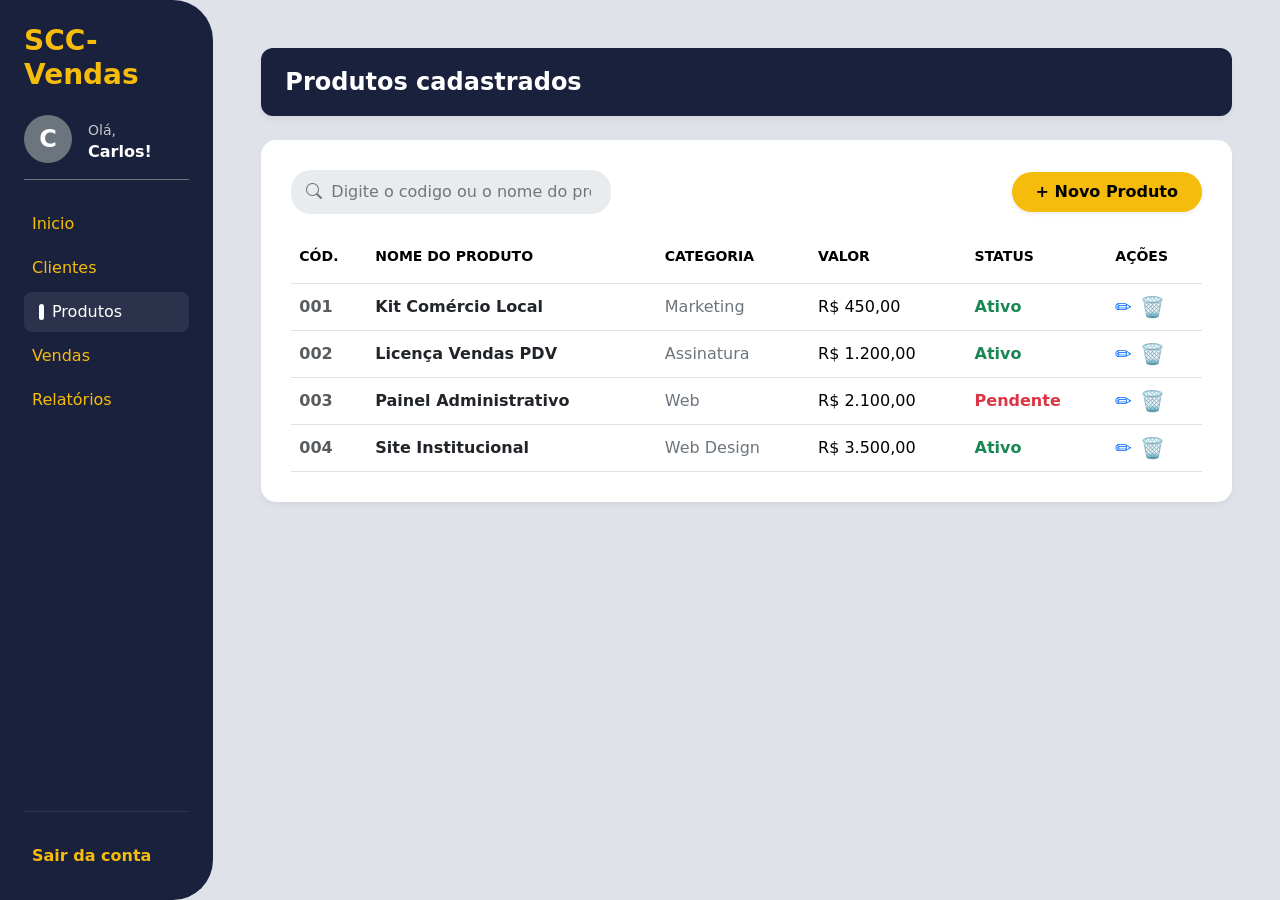
<file: SCC-Vendas-frontend/produtos.html>
<!DOCTYPE html>
<html lang="pt-br">
<head>
  <meta charset="UTF-8">
  <meta name="viewport" content="width=device-width, initial-scale=1.0">
  <title>Produtos - SCC-Vendas</title>
  <link href="https://cdn.jsdelivr.net/npm/bootstrap@5.3.0/dist/css/bootstrap.min.css" rel="stylesheet">
  <link rel="stylesheet" href="https://cdn.jsdelivr.net/npm/bootstrap-icons@1.10.5/font/bootstrap-icons.css">
  <link rel="stylesheet" href="style.css">
  <style>
    .dashboard-sidebar { background-color: var(--azul-escuro); border-radius: 0 40px 40px 0; min-height: 100vh; }
    .dashboard-sidebar .nav-link { color: var(--amarelo) !important; transition: all 0.2s ease-in-out; border-radius: 8px; }
    .dashboard-sidebar .nav-link:hover, .dashboard-sidebar .nav-link.active-page { color: #ffffff !important; background-color: rgba(255, 255, 255, 0.08); padding-left: 15px !important; }
    .top-bar-title { background-color: var(--azul-escuro); color: white; border-radius: 12px; box-shadow: 0 4px 6px rgba(0,0,0,0.05); }
    .table-container { background-color: white; border-radius: 15px; padding: 30px; box-shadow: 0 4px 6px rgba(0,0,0,0.04); }
    .search-box { background-color: #E9ECEF; border: none; border-radius: 20px; padding: 10px 20px 10px 40px; width: 100%; max-width: 320px; }
    .search-wrapper { position: relative; }
    .search-wrapper i { position: absolute; left: 15px; top: 50%; transform: translateY(-50%); color: #6C757D; }
  </style>
</head>
<body style="background-color: var(--cinza-claro);">
  <div class="container-fluid min-vh-100 p-0">
    <div class="row min-vh-100 g-0">
      <div class="col-md-3 col-lg-2 d-flex flex-column p-4 dashboard-sidebar">
        <h3 class="fw-bold mb-4" style="color: var(--amarelo);">SCC-Vendas</h3>
        <div class="d-flex align-items-center mb-4 pb-3 border-bottom border-secondary">
          <div class="rounded-circle bg-secondary d-flex justify-content-center align-items-center text-white fw-bold fs-4 me-3" style="width: 48px; height: 48px;">C</div>
          <div><span class="text-white small opacity-75">Olá,</span><h6 class="text-white fw-bold mb-0">Carlos!</h6></div>
        </div>
        <ul class="nav flex-column mb-auto gap-1">
          <li class="nav-item"><a href="dashboard.html" class="nav-link p-2">Inicio</a></li>
          <li class="nav-item"><a href="clientes.html" class="nav-link p-2">Clientes</a></li>
          <li class="nav-item"><a href="produtos.html" class="nav-link active-page p-2 d-flex align-items-center"><span class="d-inline-block bg-white rounded-pill me-2" style="width: 5px; height: 16px;"></span> Produtos</a></li>
          <li class="nav-item"><a href="vendas.html" class="nav-link p-2">Vendas</a></li>
          <li class="nav-item"><a href="relatorios.html" class="nav-link p-2">Relatórios</a></li>
        </ul>
        <hr class="text-secondary my-4">
        <div><a href="index.html" class="nav-link fw-bold small p-2">Sair da conta</a></div>
      </div>
      <div class="col-md-9 col-lg-10 p-4 p-md-5">
        <div class="top-bar-title p-3 px-4 mb-4 fs-4 fw-bold">Produtos cadastrados</div>
        <div class="table-container position-relative">
          <div class="d-flex flex-column flex-md-row justify-content-between align-items-center mb-4 gap-3">
            <div class="search-wrapper w-100"><i class="bi bi-search"></i><input type="text" class="search-box" placeholder="Digite o codigo ou o nome do produto"></div>
            <a href="novo_produto.html" class="btn btn-warning fw-bold rounded-pill px-4 shadow-sm py-2 text-nowrap" style="background-color: var(--amarelo); border: none;">+ Novo Produto</a>
          </div>
          <div class="table-responsive">
            <table class="table align-middle mb-0">
              <thead><tr class="text-uppercase small text-muted border-bottom"><th class="pb-3">CÓD.</th><th class="pb-3">NOME DO PRODUTO</th><th class="pb-3">CATEGORIA</th><th class="pb-3">VALOR</th><th class="pb-3">STATUS</th><th class="pb-3">AÇÕES</th></tr></thead>
              <tbody>
                <tr><td class="text-muted fw-semibold">001</td><td class="fw-bold text-dark">Kit Comércio Local</td><td class="text-secondary">Marketing</td><td>R$ 450,00</td><td><span class="text-success fw-semibold">Ativo</span></td><td><a href="#" class="text-decoration-none me-2 fs-5">✏️</a><a href="#" class="text-decoration-none fs-5">🗑️</a></td></tr>
                <tr><td class="text-muted fw-semibold">002</td><td class="fw-bold text-dark">Licença Vendas PDV</td><td class="text-secondary">Assinatura</td><td>R$ 1.200,00</td><td><span class="text-success fw-semibold">Ativo</span></td><td><a href="#" class="text-decoration-none me-2 fs-5">✏️</a><a href="#" class="text-decoration-none fs-5">🗑️</a></td></tr>
                <tr><td class="text-muted fw-semibold">003</td><td class="fw-bold text-dark">Painel Administrativo</td><td class="text-secondary">Web</td><td>R$ 2.100,00</td><td><span class="text-danger fw-semibold">Pendente</span></td><td><a href="#" class="text-decoration-none me-2 fs-5">✏️</a><a href="#" class="text-decoration-none fs-5">🗑️</a></td></tr>
                <tr><td class="text-muted fw-semibold">004</td><td class="fw-bold text-dark">Site Institucional</td><td class="text-secondary">Web Design</td><td>R$ 3.500,00</td><td><span class="text-success fw-semibold">Ativo</span></td><td><a href="#" class="text-decoration-none me-2 fs-5">✏️</a><a href="#" class="text-decoration-none fs-5">🗑️</a></td></tr>
              </tbody>
            </table>
          </div>
        </div>
      </div>
    </div>
  </div>
</body>
</html>
</file>
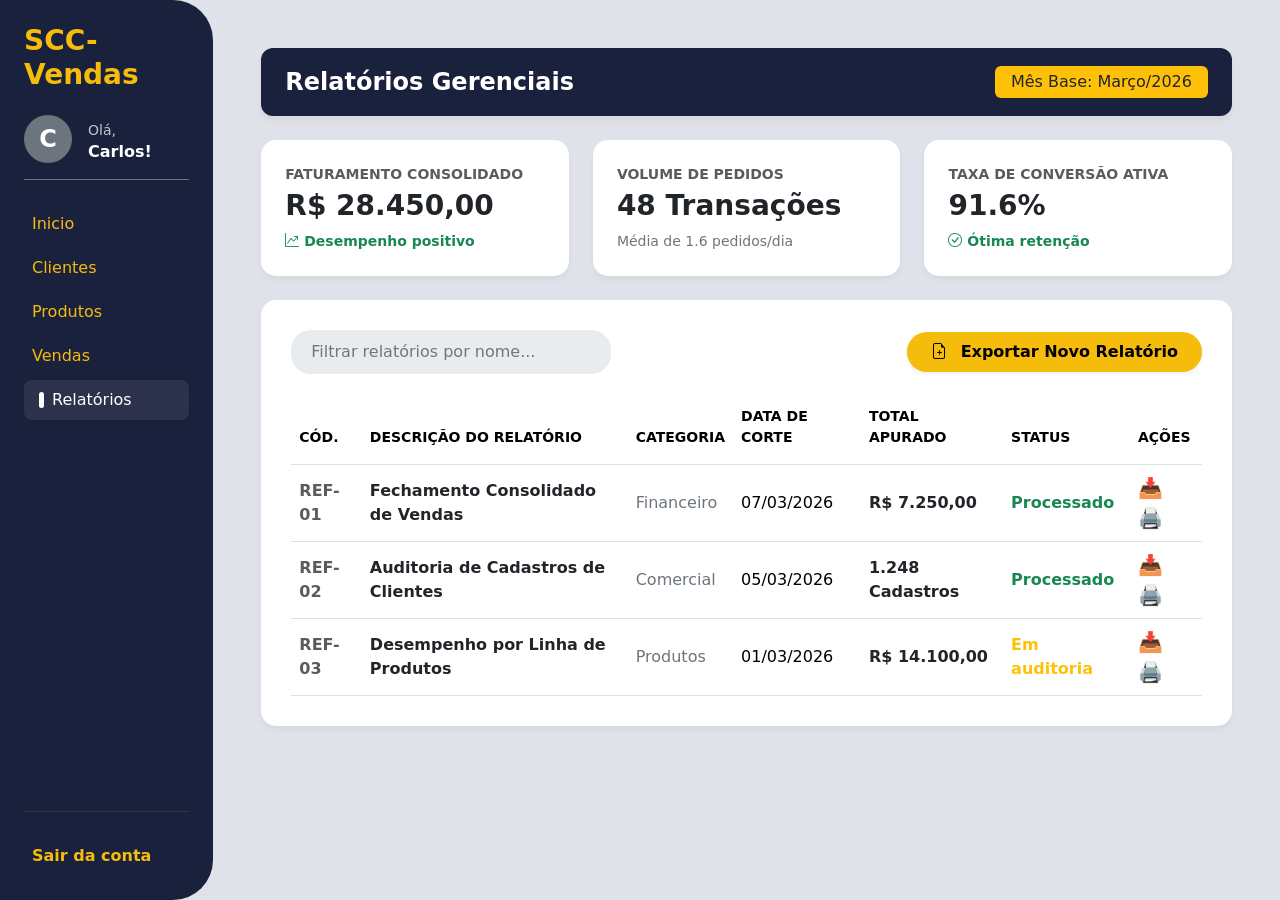
<file: SCC-Vendas-frontend/relatorios.html>
<!DOCTYPE html>
<html lang="pt-br">
<head>
  <meta charset="UTF-8">
  <meta name="viewport" content="width=device-width, initial-scale=1.0">
  <title>Relatórios - SCC-Vendas</title>
  <link href="https://cdn.jsdelivr.net/npm/bootstrap@5.3.0/dist/css/bootstrap.min.css" rel="stylesheet">
  <link rel="stylesheet" href="https://cdn.jsdelivr.net/npm/bootstrap-icons@1.10.5/font/bootstrap-icons.css">
  <link rel="stylesheet" href="style.css">
  <style>
    .dashboard-sidebar { background-color: var(--azul-escuro); border-radius: 0 40px 40px 0; min-height: 100vh; }
    .dashboard-sidebar .nav-link { color: var(--amarelo) !important; transition: all 0.2s ease-in-out; border-radius: 8px; }
    .dashboard-sidebar .nav-link:hover, .dashboard-sidebar .nav-link.active-page { color: #ffffff !important; background-color: rgba(255, 255, 255, 0.08); padding-left: 15px !important; }
    .top-bar-title { background-color: var(--azul-escuro); color: white; border-radius: 12px; box-shadow: 0 4px 6px rgba(0,0,0,0.05); }
    .card-metric { border-radius: 15px; border: none; box-shadow: 0 4px 6px rgba(0,0,0,0.04); background-color: white; }
    .report-container { background-color: white; border-radius: 15px; padding: 30px; box-shadow: 0 4px 6px rgba(0,0,0,0.04); }
    .filter-box { background-color: #E9ECEF; border: none; border-radius: 20px; padding: 10px 20px; }
  </style>
</head>
<body style="background-color: var(--cinza-claro);">
  <div class="container-fluid min-vh-100 p-0">
    <div class="row min-vh-100 g-0">
      <div class="col-md-3 col-lg-2 d-flex flex-column p-4 dashboard-sidebar">
        <h3 class="fw-bold mb-4" style="color: var(--amarelo);">SCC-Vendas</h3>
        <div class="d-flex align-items-center mb-4 pb-3 border-bottom border-secondary">
          <div class="rounded-circle bg-secondary d-flex justify-content-center align-items-center text-white fw-bold fs-4 me-3" style="width: 48px; height: 48px;">C</div>
          <div><span class="text-white small opacity-75">Olá,</span><h6 class="text-white fw-bold mb-0">Carlos!</h6></div>
        </div>
        <ul class="nav flex-column mb-auto gap-1">
          <li class="nav-item"><a href="dashboard.html" class="nav-link p-2">Inicio</a></li>
          <li class="nav-item"><a href="clientes.html" class="nav-link p-2">Clientes</a></li>
          <li class="nav-item"><a href="produtos.html" class="nav-link p-2">Produtos</a></li>
          <li class="nav-item"><a href="vendas.html" class="nav-link p-2">Vendas</a></li>
          <li class="nav-item"><a href="relatorios.html" class="nav-link active-page p-2 d-flex align-items-center"><span class="d-inline-block bg-white rounded-pill me-2" style="width: 5px; height: 16px;"></span> Relatórios</a></li>
        </ul>
        <hr class="text-secondary my-4">
        <div><a href="index.html" class="nav-link fw-bold small p-2">Sair da conta</a></div>
      </div>
      <div class="col-md-9 col-lg-10 p-4 p-md-5">
        <div class="top-bar-title p-3 px-4 mb-4 fs-4 fw-bold d-flex justify-content-between align-items-center">
          <span>Relatórios Gerenciais</span>
          <span class="badge bg-warning text-dark fs-6 fw-normal px-3 py-2">Mês Base: Março/2026</span>
        </div>
        <div class="row g-4 mb-4">
          <div class="col-md-4"><div class="card card-metric p-4"><span class="text-muted mb-1 small text-uppercase fw-semibold">Faturamento Consolidado</span><h3 class="fw-bold text-dark mb-0">R$ 28.450,00</h3><small class="text-success mt-2 fw-semibold"><i class="bi bi-graph-up-arrow"></i> Desempenho positivo</small></div></div>
          <div class="col-md-4"><div class="card card-metric p-4"><span class="text-muted mb-1 small text-uppercase fw-semibold">Volume de Pedidos</span><h3 class="fw-bold text-dark mb-0">48 Transações</h3><small class="text-secondary mt-2">Média de 1.6 pedidos/dia</small></div></div>
          <div class="col-md-4"><div class="card card-metric p-4"><span class="text-muted mb-1 small text-uppercase fw-semibold">Taxa de Conversão Ativa</span><h3 class="fw-bold text-dark mb-0">91.6%</h3><small class="text-success mt-2 fw-semibold"><i class="bi bi-check-circle"></i> Ótima retenção</small></div></div>
        </div>
        <div class="report-container">
          <div class="d-flex flex-column flex-md-row justify-content-between align-items-center mb-4 gap-3">
            <div class="w-100"><input type="text" class="filter-box w-100" style="max-width: 320px;" placeholder="Filtrar relatórios por nome..."></div>
            <a href="#" class="btn btn-warning fw-bold rounded-pill px-4 shadow-sm py-2 text-nowrap" style="background-color: var(--amarelo); border: none;"><i class="bi bi-file-earmark-plus me-2"></i> Exportar Novo Relatório</a>
          </div>
          <div class="table-responsive">
            <table class="table align-middle mb-0">
              <thead><tr class="text-uppercase small text-muted border-bottom"><th class="pb-3">CÓD.</th><th class="pb-3">DESCRIÇÃO DO RELATÓRIO</th><th class="pb-3">CATEGORIA</th><th class="pb-3">DATA DE CORTE</th><th class="pb-3">TOTAL APURADO</th><th class="pb-3">STATUS</th><th class="pb-3">AÇÕES</th></tr></thead>
              <tbody>
                <tr><td class="text-muted fw-semibold">REF-01</td><td class="fw-bold text-dark">Fechamento Consolidado de Vendas</td><td class="text-secondary">Financeiro</td><td>07/03/2026</td><td class="fw-semibold text-dark">R$ 7.250,00</td><td><span class="text-success fw-semibold">Processado</span></td><td><a href="#" class="text-decoration-none me-2 fs-5" title="Baixar PDF">📥</a><a href="#" class="text-decoration-none fs-5" title="Imprimir Relatório">🖨️</a></td></tr>
                <tr><td class="text-muted fw-semibold">REF-02</td><td class="fw-bold text-dark">Auditoria de Cadastros de Clientes</td><td class="text-secondary">Comercial</td><td>05/03/2026</td><td class="fw-semibold text-dark">1.248 Cadastros</td><td><span class="text-success fw-semibold">Processado</span></td><td><a href="#" class="text-decoration-none me-2 fs-5" title="Baixar PDF">📥</a><a href="#" class="text-decoration-none fs-5" title="Imprimir Relatório">🖨️</a></td></tr>
                <tr><td class="text-muted fw-semibold">REF-03</td><td class="fw-bold text-dark">Desempenho por Linha de Produtos</td><td class="text-secondary">Produtos</td><td>01/03/2026</td><td class="fw-semibold text-dark">R$ 14.100,00</td><td><span class="text-warning fw-semibold">Em auditoria</span></td><td><a href="#" class="text-decoration-none me-2 fs-5" title="Baixar PDF">📥</a><a href="#" class="text-decoration-none fs-5" title="Imprimir Relatório">🖨️</a></td></tr>
              </tbody>
            </table>
          </div>
        </div>
      </div>
    </div>
  </div>
</body>
</html>
</file>
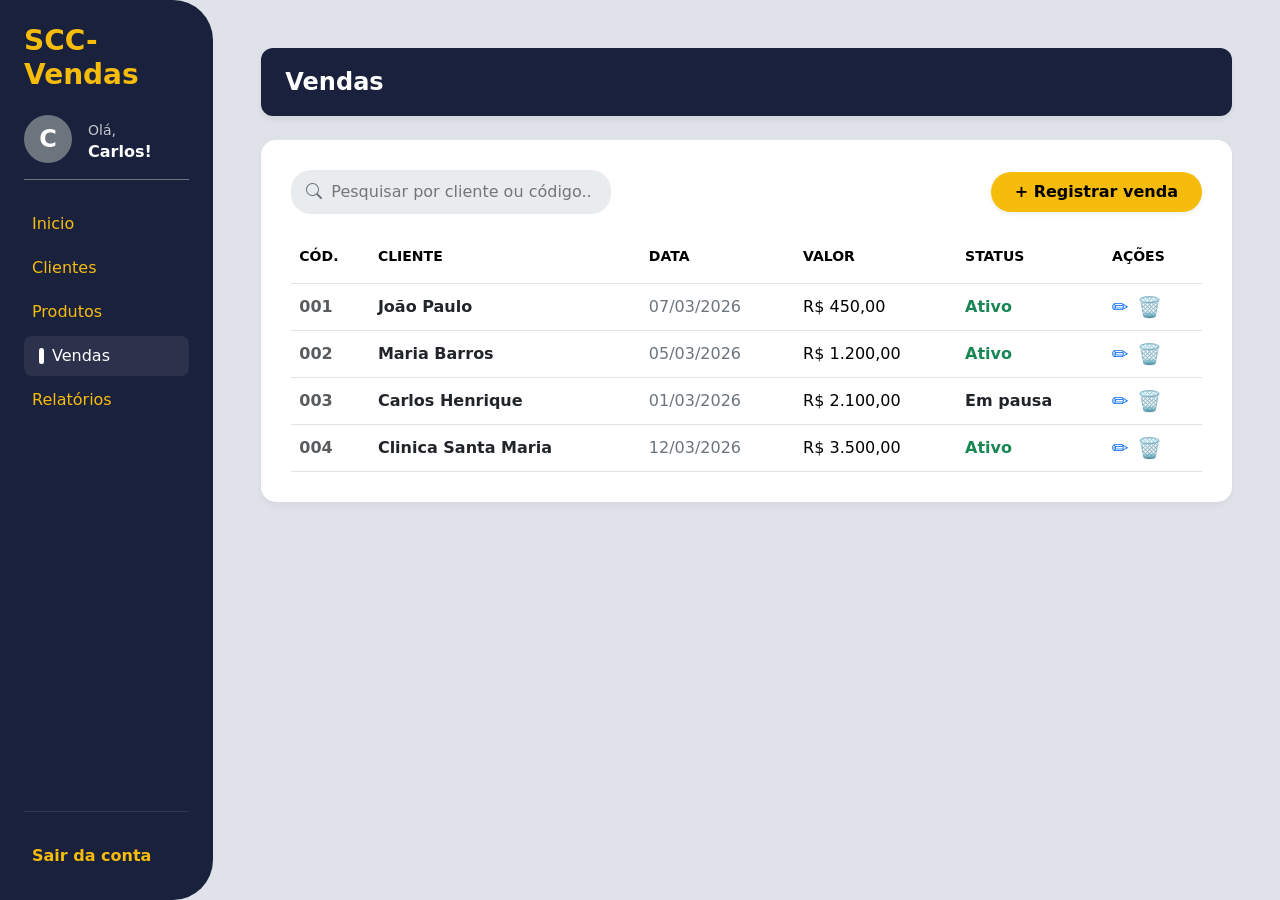
<file: SCC-Vendas-frontend/vendas.html>
<!DOCTYPE html>
<html lang="pt-br">
<head>
  <meta charset="UTF-8">
  <meta name="viewport" content="width=device-width, initial-scale=1.0">
  <title>Vendas - SCC-Vendas</title>
  <link href="https://cdn.jsdelivr.net/npm/bootstrap@5.3.0/dist/css/bootstrap.min.css" rel="stylesheet">
  <link rel="stylesheet" href="https://cdn.jsdelivr.net/npm/bootstrap-icons@1.10.5/font/bootstrap-icons.css">
  <link rel="stylesheet" href="style.css">
  <style>
    .dashboard-sidebar { background-color: var(--azul-escuro); border-radius: 0 40px 40px 0; min-height: 100vh; }
    .dashboard-sidebar .nav-link { color: var(--amarelo) !important; transition: all 0.2s ease-in-out; border-radius: 8px; }
    .dashboard-sidebar .nav-link:hover, .dashboard-sidebar .nav-link.active-page { color: #ffffff !important; background-color: rgba(255, 255, 255, 0.08); padding-left: 15px !important; }
    .top-bar-title { background-color: var(--azul-escuro); color: white; border-radius: 12px; box-shadow: 0 4px 6px rgba(0,0,0,0.05); }
    .table-container { background-color: white; border-radius: 15px; padding: 30px; box-shadow: 0 4px 6px rgba(0,0,0,0.04); }
    .search-box { background-color: #E9ECEF; border: none; border-radius: 20px; padding: 10px 20px 10px 40px; width: 100%; max-width: 320px; }
    .search-wrapper { position: relative; }
    .search-wrapper i { position: absolute; left: 15px; top: 50%; transform: translateY(-50%); color: #6C757D; }
  </style>
</head>
<body style="background-color: var(--cinza-claro);">
  <div class="container-fluid min-vh-100 p-0">
    <div class="row min-vh-100 g-0">
      <div class="col-md-3 col-lg-2 d-flex flex-column p-4 dashboard-sidebar">
        <h3 class="fw-bold mb-4" style="color: var(--amarelo);">SCC-Vendas</h3>
        <div class="d-flex align-items-center mb-4 pb-3 border-bottom border-secondary">
          <div class="rounded-circle bg-secondary d-flex justify-content-center align-items-center text-white fw-bold fs-4 me-3" style="width: 48px; height: 48px;">C</div>
          <div><span class="text-white small opacity-75">Olá,</span><h6 class="text-white fw-bold mb-0">Carlos!</h6></div>
        </div>
        <ul class="nav flex-column mb-auto gap-1">
          <li class="nav-item"><a href="dashboard.html" class="nav-link p-2">Inicio</a></li>
          <li class="nav-item"><a href="clientes.html" class="nav-link p-2">Clientes</a></li>
          <li class="nav-item"><a href="produtos.html" class="nav-link p-2">Produtos</a></li>
          <li class="nav-item"><a href="vendas.html" class="nav-link active-page p-2 d-flex align-items-center"><span class="d-inline-block bg-white rounded-pill me-2" style="width: 5px; height: 16px;"></span> Vendas</a></li>
          <li class="nav-item"><a href="relatorios.html" class="nav-link p-2">Relatórios</a></li>
        </ul>
        <hr class="text-secondary my-4">
        <div><a href="index.html" class="nav-link fw-bold small p-2">Sair da conta</a></div>
      </div>
      <div class="col-md-9 col-lg-10 p-4 p-md-5">
        <div class="top-bar-title p-3 px-4 mb-4 fs-4 fw-bold">Vendas</div>
        <div class="table-container position-relative">
          <div class="d-flex flex-column flex-md-row justify-content-between align-items-center mb-4 gap-3">
            <div class="search-wrapper w-100"><i class="bi bi-search"></i><input type="text" class="search-box" placeholder="Pesquisar por cliente ou código..."></div>
            <a href="nova_venda.html" class="btn btn-warning fw-bold rounded-pill px-4 shadow-sm py-2 text-nowrap" style="background-color: var(--amarelo); border: none;">+ Registrar venda</a>
          </div>
          <div class="table-responsive">
            <table class="table align-middle mb-0">
              <thead><tr class="text-uppercase small text-muted border-bottom"><th class="pb-3">CÓD.</th><th class="pb-3">CLIENTE</th><th class="pb-3">DATA</th><th class="pb-3">VALOR</th><th class="pb-3">STATUS</th><th class="pb-3">AÇÕES</th></tr></thead>
              <tbody>
                <tr><td class="text-muted fw-semibold">001</td><td class="fw-bold text-dark">João Paulo</td><td class="text-secondary">07/03/2026</td><td>R$ 450,00</td><td><span class="text-success fw-semibold">Ativo</span></td><td><a href="#" class="text-decoration-none me-2 fs-5">✏️</a><a href="#" class="text-decoration-none fs-5">🗑️</a></td></tr>
                <tr><td class="text-muted fw-semibold">002</td><td class="fw-bold text-dark">Maria Barros</td><td class="text-secondary">05/03/2026</td><td>R$ 1.200,00</td><td><span class="text-success fw-semibold">Ativo</span></td><td><a href="#" class="text-decoration-none me-2 fs-5">✏️</a><a href="#" class="text-decoration-none fs-5">🗑️</a></td></tr>
                <tr><td class="text-muted fw-semibold">003</td><td class="fw-bold text-dark">Carlos Henrique</td><td class="text-secondary">01/03/2026</td><td>R$ 2.100,00</td><td><span class="text-warning fw-semibold text-dark">Em pausa</span></td><td><a href="#" class="text-decoration-none me-2 fs-5">✏️</a><a href="#" class="text-decoration-none fs-5">🗑️</a></td></tr>
                <tr><td class="text-muted fw-semibold">004</td><td class="fw-bold text-dark">Clinica Santa Maria</td><td class="text-secondary">12/03/2026</td><td>R$ 3.500,00</td><td><span class="text-success fw-semibold">Ativo</span></td><td><a href="#" class="text-decoration-none me-2 fs-5">✏️</a><a href="#" class="text-decoration-none fs-5">🗑️</a></td></tr>
              </tbody>
            </table>
          </div>
        </div>
      </div>
    </div>
  </div>
</body>
</html>
</file>
<file: SCC-Vendas-frontend/style.css>
:root {
  --azul-escuro: #1A213D; 
  --amarelo: #F6BC0C; 
  --cinza-claro: #DFE2E8; 
}


html, body {
  min-height: 100vh;
  margin: 0;
  background-color: var(--cinza-claro);
  overflow-x: hidden;
}


.container-fluid {
  min-height: 100vh;
  display: flex;
  flex-direction: column;
}


.row {
  display: flex !important;
  flex-wrap: nowrap !important;
  flex: 1;
}


.col-md-6:first-child, .left-column {
  flex: 0 0 50% !important;
  max-width: 50% !important;
  background-color: var(--cinza-claro);
  color: var(--azul-escuro);
  display: flex;
  flex-direction: column;
  justify-content: center;
  align-items: center;
}


.col-md-6:last-child, .right-column {
  flex: 0 0 50% !important;
  max-width: 50% !important;
  background-color: var(--azul-escuro);
  color: white; 
  border-radius: 40px 0 0 40px; 
  display: flex;
  flex-direction: column;
  justify-content: center;
}


.custom-input {
  border-radius: 10px;
  border: none;
  background-color: #F8F9FA;
}


.custom-btn {
  border-radius: 10px;
  background-color: var(--amarelo);
  border: none;
  color: var(--azul-escuro);
  font-weight: bold;
}


.main-title {
  color: var(--amarelo);
}


.subtitle {
  color: rgba(255, 255, 255, 0.7) !important;
}


.right-column .btn-primary.active {
  background-color: var(--amarelo);
  color: var(--azul-escuro);
  font-weight: bold;
  border: none;
}
.right-column .btn-secondary {
  background-color: white;
  color: var(--azul-escuro);
  border: 1px solid #ced4da;
  font-weight: bold;
}


.illustration-placeholder {
  width: 100%;
  max-width: 400px;
  height: 300px;
  background-color: rgba(26, 33, 61, 0.1);
  display: flex;
  justify-content: center;
  align-items: center;
  border-radius: 15px;
}
</file>
